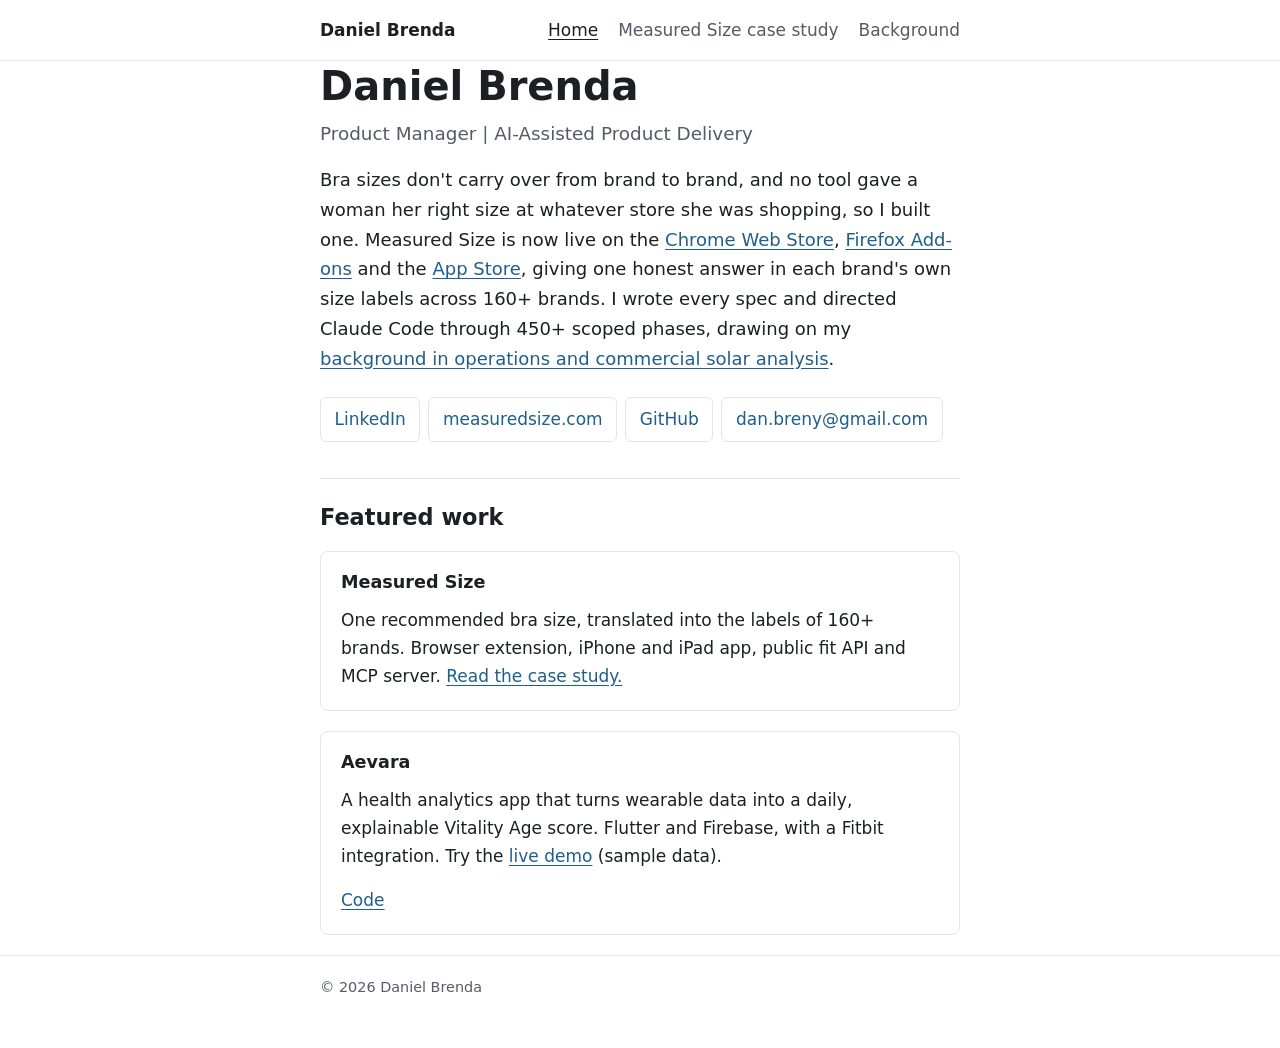
<file: index.html>
<!doctype html>
<html lang="en">
<head>
  <meta charset="utf-8">
  <meta name="viewport" content="width=device-width, initial-scale=1">
  <title>Daniel Brenda | Product Manager</title>
  <meta name="description" content="Daniel Brenda, product manager focused on AI-assisted product delivery. Case study: Measured Size.">
  <link rel="stylesheet" href="style.css">
</head>
<body>
  <a class="skip-link" href="#main">Skip to content</a>

  <header class="site-header">
    <div class="wrap">
      <a class="site-name" href="./">Daniel Brenda</a>
      <nav class="site-nav" aria-label="Main">
        <ul>
          <li><a href="./" aria-current="page">Home</a></li>
          <li><a href="measured-size.html">Measured Size case study</a></li>
          <li><a href="background.html">Background</a></li>
        </ul>
      </nav>
    </div>
  </header>

  <main id="main" class="wrap">
    <h1>Daniel Brenda</h1>
    <p class="headline">Product Manager | AI-Assisted Product Delivery</p>

    <p class="lede">Bra sizes don't carry over from brand to brand, and no tool gave a woman her right size at whatever store she was shopping, so I built one. Measured Size is now live on the <a href="https://chromewebstore.google.com/detail/phffgakipjdnplpmkibfgnondilcfkpa">Chrome Web Store</a>, <a href="https://addons.mozilla.org/en-US/firefox/addon/measured-size/">Firefox Add-ons</a> and the <a href="https://apps.apple.com/app/measured-size/id6821079398">App Store</a>, giving one honest answer in each brand's own size labels across 160+ brands. I wrote every spec and directed Claude Code through 450+ scoped phases, drawing on my <a href="background.html">background in operations and commercial solar analysis</a>.</p>

    <ul class="links" aria-label="Contact and profiles">
      <li><a href="https://www.linkedin.com/in/danielbrenda">LinkedIn</a></li>
      <li><a href="https://measuredsize.com">measuredsize.com</a></li>
      <li><a href="https://github.com/Dan-Brenda">GitHub</a></li>
      <li><a href="mailto:dan.breny@gmail.com">dan.breny@gmail.com</a></li>
    </ul>

    <h2>Featured work</h2>
    <a class="card" href="measured-size.html">
      <h3>Measured Size</h3>
      <p>One recommended bra size, translated into the labels of 160+ brands. Browser extension, iPhone and iPad app, public fit API and MCP server. <span class="card-link">Read the case study.</span></p>
    </a>
    <div class="card">
      <h3>Aevara</h3>
      <p>A health analytics app that turns wearable data into a daily, explainable Vitality Age score. Flutter and Firebase, with a Fitbit integration. Try the <a href="https://aevara-demo.web.app">live demo</a> (sample data).</p>
      <p><a href="https://github.com/Dan-Brenda/aevara">Code</a></p>
    </div>
  </main>

  <footer class="site-footer">
    <div class="wrap">
      <p>&copy; 2026 Daniel Brenda</p>
    </div>
  </footer>
</body>
</html>
</file>
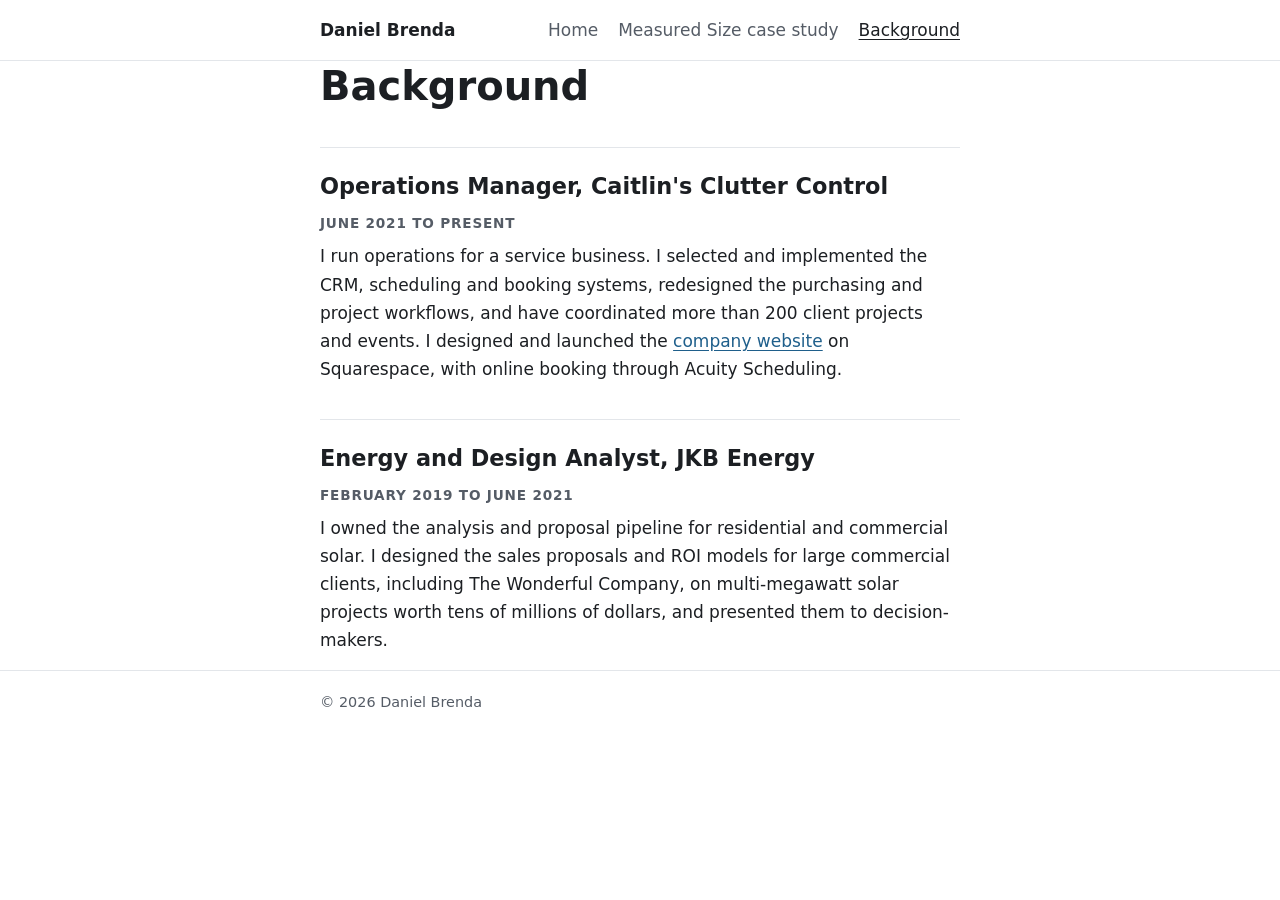
<file: background.html>
<!doctype html>
<html lang="en">
<head>
  <meta charset="utf-8">
  <meta name="viewport" content="width=device-width, initial-scale=1">
  <title>Background | Daniel Brenda</title>
  <meta name="description" content="Daniel Brenda's background in operations management and commercial solar analysis.">
  <link rel="stylesheet" href="style.css">
</head>
<body>
  <a class="skip-link" href="#main">Skip to content</a>

  <header class="site-header">
    <div class="wrap">
      <a class="site-name" href="./">Daniel Brenda</a>
      <nav class="site-nav" aria-label="Main">
        <ul>
          <li><a href="./">Home</a></li>
          <li><a href="measured-size.html">Measured Size case study</a></li>
          <li><a href="background.html" aria-current="page">Background</a></li>
        </ul>
      </nav>
    </div>
  </header>

  <main id="main" class="wrap">
    <h1>Background</h1>

    <h2>Operations Manager, Caitlin's Clutter Control</h2>
    <p class="eyebrow">June 2021 to present</p>
    <p>I run operations for a service business. I selected and implemented the CRM, scheduling and booking systems, redesigned the purchasing and project workflows, and have coordinated more than 200 client projects and events. I designed and launched the <a href="https://caitlinscluttercontrol.com" target="_blank" rel="noopener noreferrer">company website</a> on Squarespace, with online booking through Acuity Scheduling.</p>

    <h2>Energy and Design Analyst, JKB Energy</h2>
    <p class="eyebrow">February 2019 to June 2021</p>
    <p>I owned the analysis and proposal pipeline for residential and commercial solar. I designed the sales proposals and ROI models for large commercial clients, including The Wonderful Company, on multi-megawatt solar projects worth tens of millions of dollars, and presented them to decision-makers.</p>
  </main>

  <footer class="site-footer">
    <div class="wrap">
      <p>&copy; 2026 Daniel Brenda</p>
    </div>
  </footer>
</body>
</html>
</file>
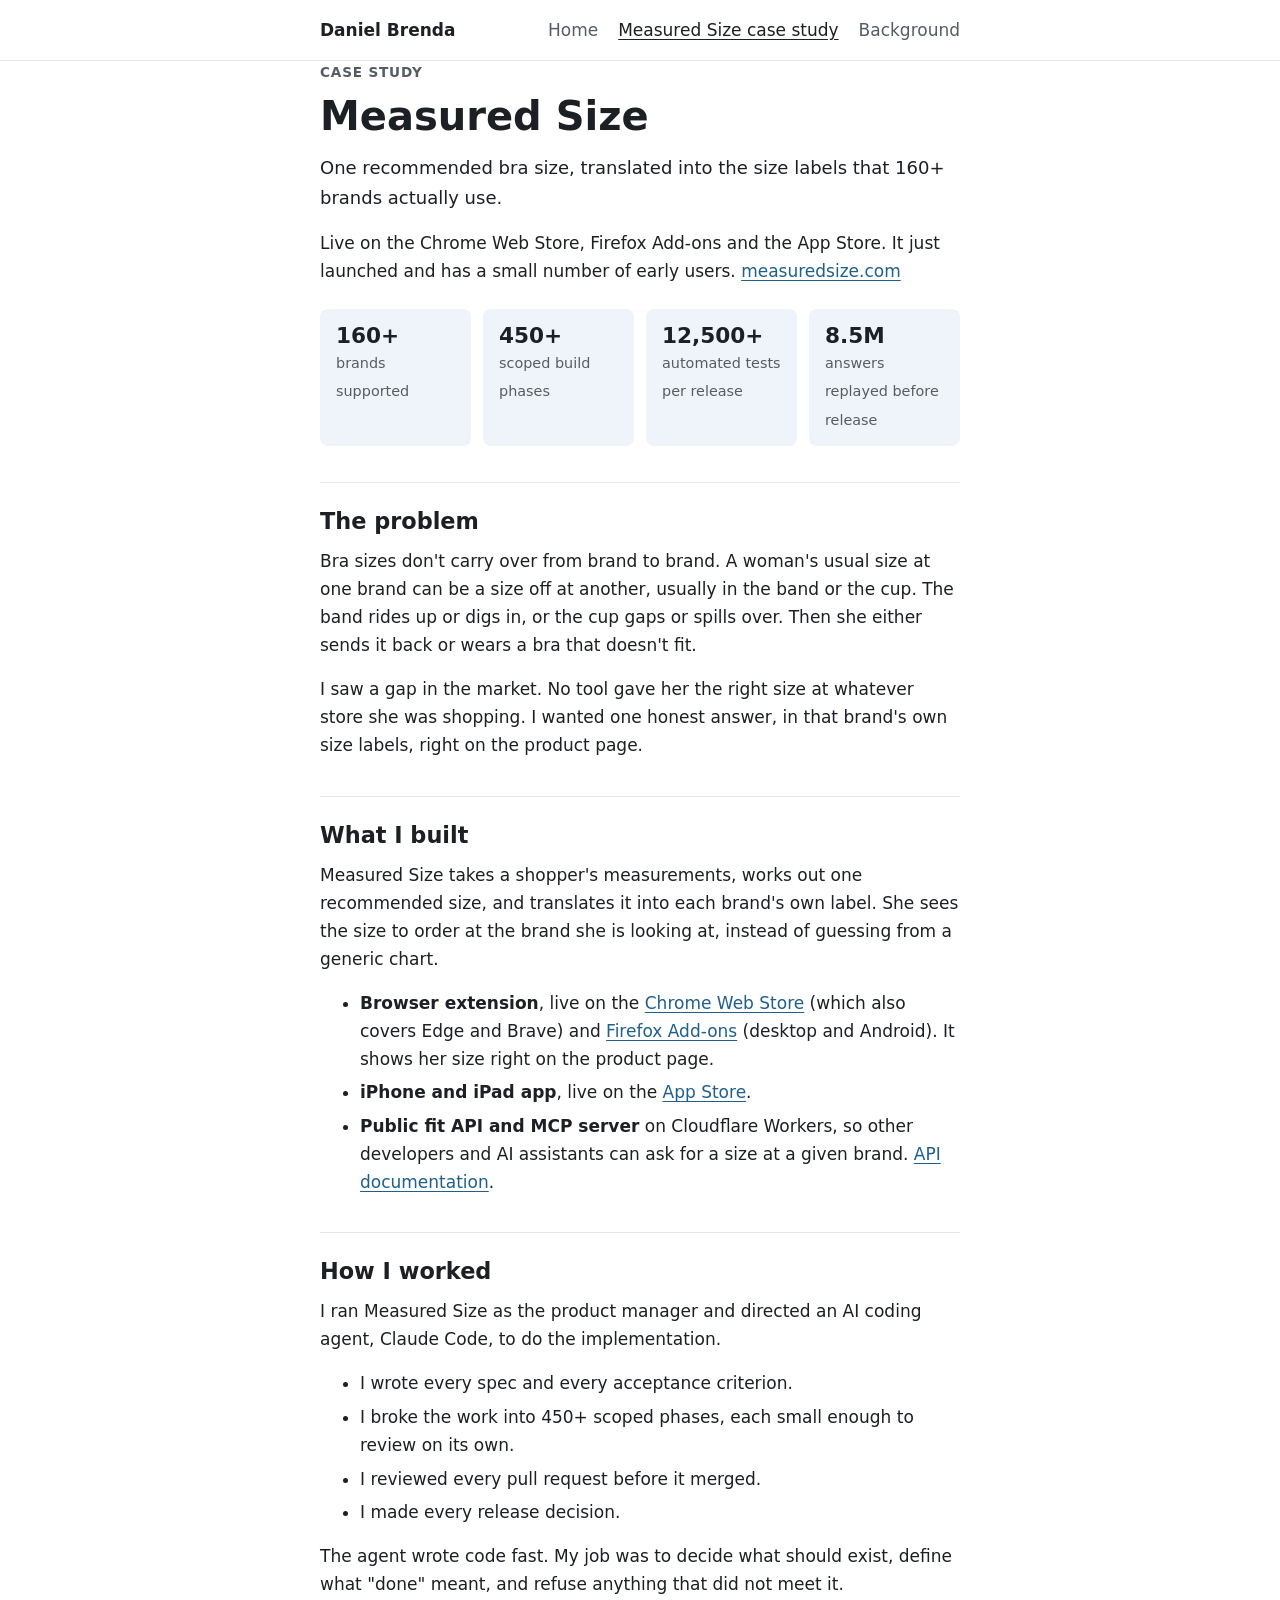
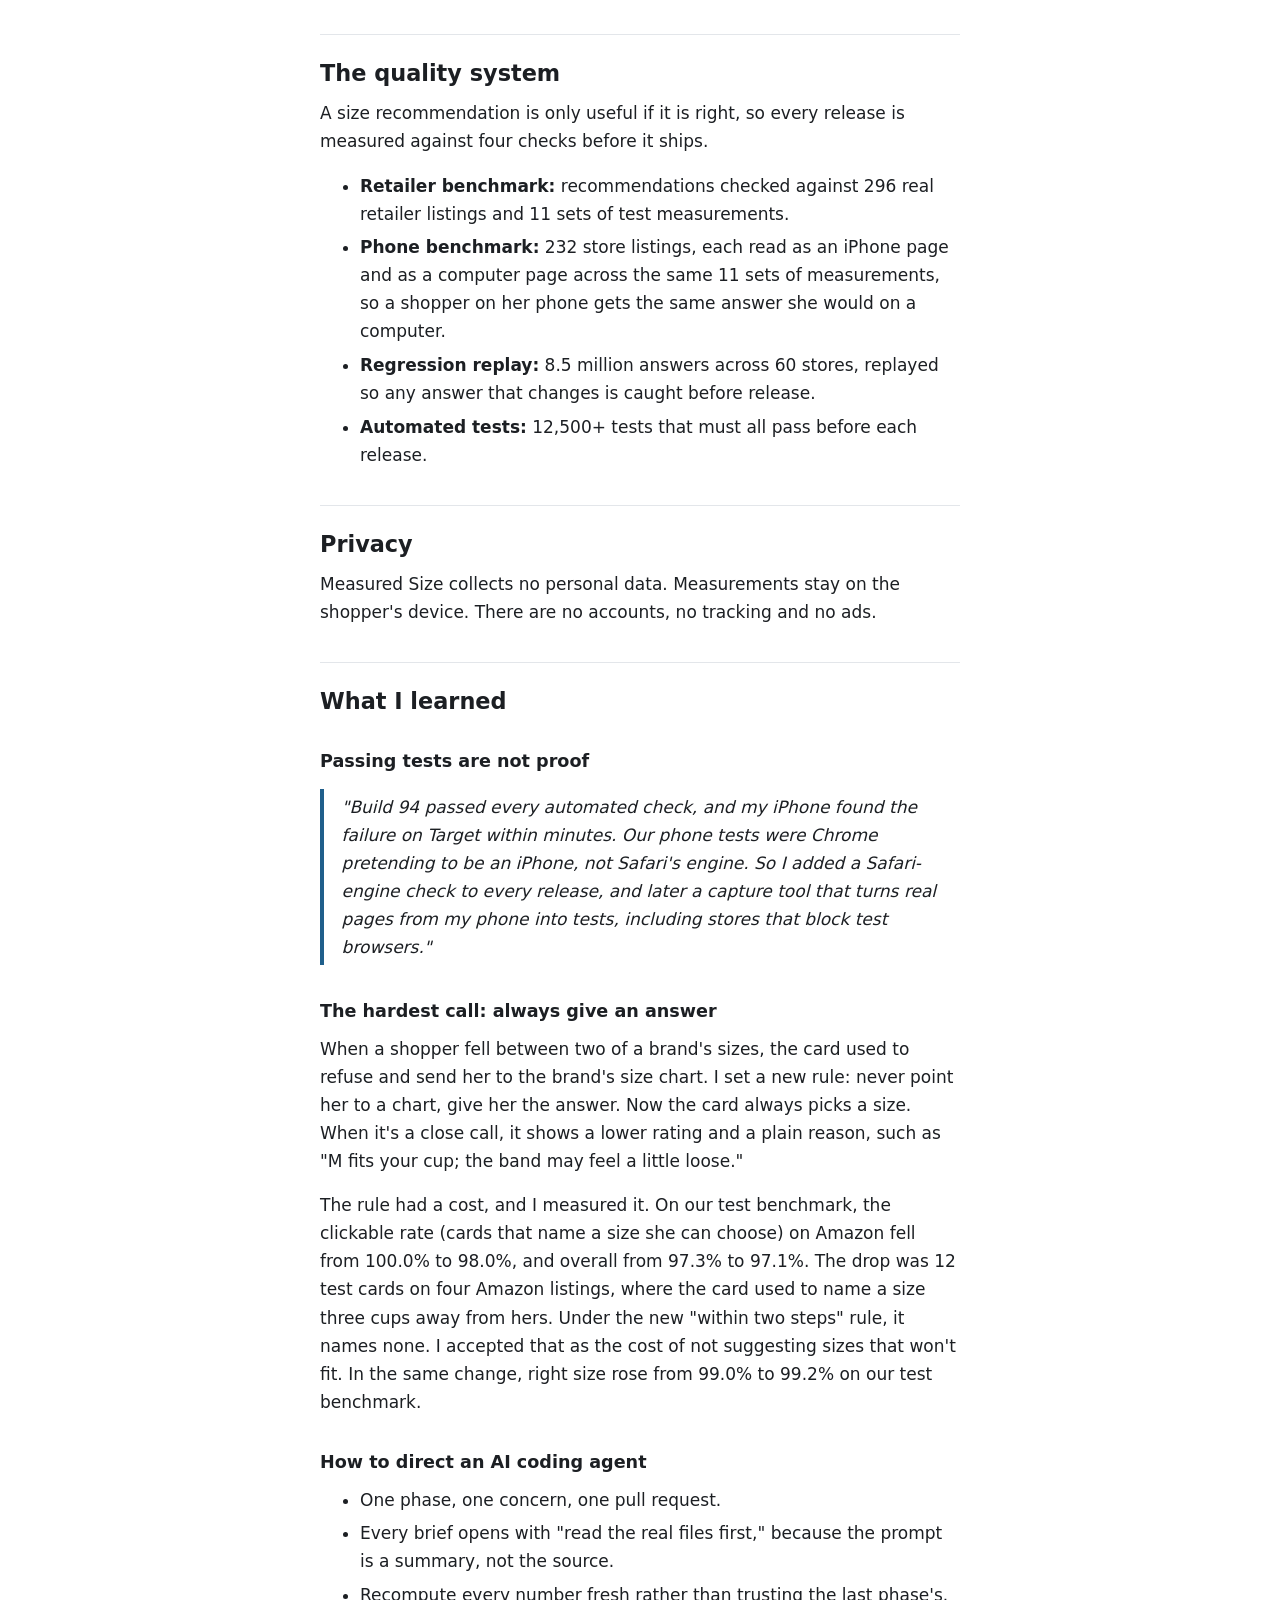
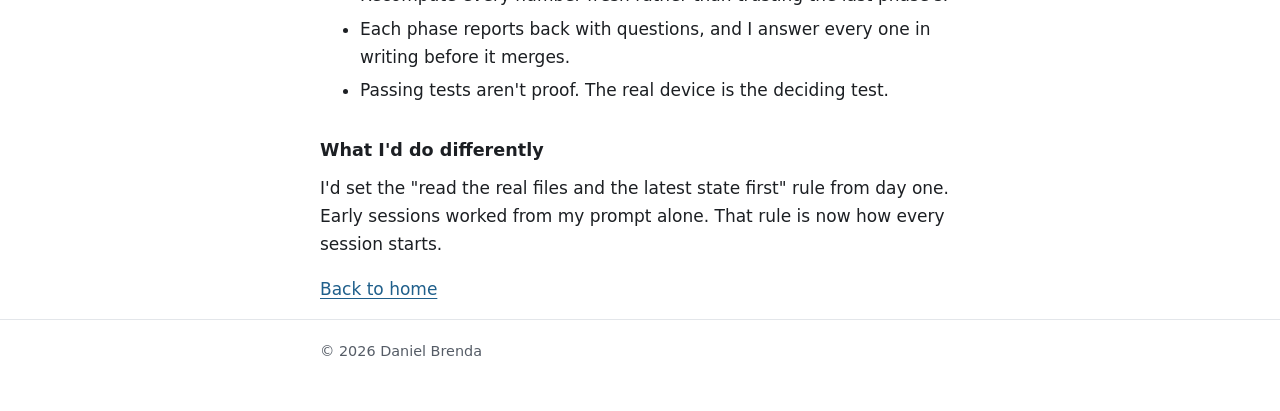
<file: measured-size.html>
<!doctype html>
<html lang="en">
<head>
  <meta charset="utf-8">
  <meta name="viewport" content="width=device-width, initial-scale=1">
  <title>Measured Size case study | Daniel Brenda</title>
  <meta name="description" content="How Daniel Brenda specified, directed and shipped Measured Size: one bra size translated into 160+ brands' own labels.">
  <link rel="stylesheet" href="style.css">
</head>
<body>
  <a class="skip-link" href="#main">Skip to content</a>

  <header class="site-header">
    <div class="wrap">
      <a class="site-name" href="./">Daniel Brenda</a>
      <nav class="site-nav" aria-label="Main">
        <ul>
          <li><a href="./">Home</a></li>
          <li><a href="measured-size.html" aria-current="page">Measured Size case study</a></li>
          <li><a href="background.html">Background</a></li>
        </ul>
      </nav>
    </div>
  </header>

  <main id="main" class="wrap">
    <p class="eyebrow">Case study</p>
    <h1>Measured Size</h1>
    <p class="lede">One recommended bra size, translated into the size labels that 160+ brands actually use.</p>
    <p>Live on the Chrome Web Store, Firefox Add-ons and the App Store. It just launched and has a small number of early users. <a href="https://measuredsize.com">measuredsize.com</a></p>

    <ul class="facts" aria-label="Key numbers">
      <li><strong>160+</strong> <span>brands supported</span></li>
      <li><strong>450+</strong> <span>scoped build phases</span></li>
      <li><strong>12,500+</strong> <span>automated tests per release</span></li>
      <li><strong>8.5M</strong> <span>answers replayed before release</span></li>
    </ul>

    <h2 id="problem">The problem</h2>
    <p>Bra sizes don't carry over from brand to brand. A woman's usual size at one brand can be a size off at another, usually in the band or the cup. The band rides up or digs in, or the cup gaps or spills over. Then she either sends it back or wears a bra that doesn't fit.</p>
    <p>I saw a gap in the market. No tool gave her the right size at whatever store she was shopping. I wanted one honest answer, in that brand's own size labels, right on the product page.</p>

    <h2 id="built">What I built</h2>
    <p>Measured Size takes a shopper's measurements, works out one recommended size, and translates it into each brand's own label. She sees the size to order at the brand she is looking at, instead of guessing from a generic chart.</p>
    <ul>
      <li><strong>Browser extension</strong>, live on the <a href="https://chromewebstore.google.com/detail/phffgakipjdnplpmkibfgnondilcfkpa">Chrome Web Store</a> (which also covers Edge and Brave) and <a href="https://addons.mozilla.org/en-US/firefox/addon/measured-size/">Firefox Add-ons</a> (desktop and Android). It shows her size right on the product page.</li>
      <li><strong>iPhone and iPad app</strong>, live on the <a href="https://apps.apple.com/app/measured-size/id6821079398">App Store</a>.</li>
      <li><strong>Public fit API and MCP server</strong> on Cloudflare Workers, so other developers and AI assistants can ask for a size at a given brand. <a href="https://measuredsize.com/how-it-works.html#api">API documentation</a>.</li>
    </ul>

    <h2 id="how">How I worked</h2>
    <p>I ran Measured Size as the product manager and directed an AI coding agent, Claude Code, to do the implementation.</p>
    <ul>
      <li>I wrote every spec and every acceptance criterion.</li>
      <li>I broke the work into 450+ scoped phases, each small enough to review on its own.</li>
      <li>I reviewed every pull request before it merged.</li>
      <li>I made every release decision.</li>
    </ul>
    <p>The agent wrote code fast. My job was to decide what should exist, define what "done" meant, and refuse anything that did not meet it.</p>

    <h2 id="quality">The quality system</h2>
    <p>A size recommendation is only useful if it is right, so every release is measured against four checks before it ships.</p>
    <ul>
      <li><strong>Retailer benchmark:</strong> recommendations checked against 296 real retailer listings and 11 sets of test measurements.</li>
      <li><strong>Phone benchmark:</strong> 232 store listings, each read as an iPhone page and as a computer page across the same 11 sets of measurements, so a shopper on her phone gets the same answer she would on a computer.</li>
      <li><strong>Regression replay:</strong> 8.5 million answers across 60 stores, replayed so any answer that changes is caught before release.</li>
      <li><strong>Automated tests:</strong> 12,500+ tests that must all pass before each release.</li>
    </ul>

    <h2 id="privacy">Privacy</h2>
    <p>Measured Size collects no personal data. Measurements stay on the shopper's device. There are no accounts, no tracking and no ads.</p>

    <h2 id="learned">What I learned</h2>

    <h3>Passing tests are not proof</h3>
    <blockquote>
      <p>"Build 94 passed every automated check, and my iPhone found the failure on Target within minutes. Our phone tests were Chrome pretending to be an iPhone, not Safari's engine. So I added a Safari-engine check to every release, and later a capture tool that turns real pages from my phone into tests, including stores that block test browsers."</p>
    </blockquote>

    <h3>The hardest call: always give an answer</h3>
    <p>When a shopper fell between two of a brand's sizes, the card used to refuse and send her to the brand's size chart. I set a new rule: never point her to a chart, give her the answer. Now the card always picks a size. When it's a close call, it shows a lower rating and a plain reason, such as "M fits your cup; the band may feel a little loose."</p>
    <p>The rule had a cost, and I measured it. On our test benchmark, the clickable rate (cards that name a size she can choose) on Amazon fell from 100.0% to 98.0%, and overall from 97.3% to 97.1%. The drop was 12 test cards on four Amazon listings, where the card used to name a size three cups away from hers. Under the new "within two steps" rule, it names none. I accepted that as the cost of not suggesting sizes that won't fit. In the same change, right size rose from 99.0% to 99.2% on our test benchmark.</p>

    <h3>How to direct an AI coding agent</h3>
    <ul>
      <li>One phase, one concern, one pull request.</li>
      <li>Every brief opens with "read the real files first," because the prompt is a summary, not the source.</li>
      <li>Recompute every number fresh rather than trusting the last phase's.</li>
      <li>Each phase reports back with questions, and I answer every one in writing before it merges.</li>
      <li>Passing tests aren't proof. The real device is the deciding test.</li>
    </ul>

    <h3>What I'd do differently</h3>
    <p>I'd set the "read the real files and the latest state first" rule from day one. Early sessions worked from my prompt alone. That rule is now how every session starts.</p>

    <p><a href="./">Back to home</a></p>
  </main>

  <footer class="site-footer">
    <div class="wrap">
      <p>&copy; 2026 Daniel Brenda</p>
    </div>
  </footer>
</body>
</html>
</file>
<file: style.css>
:root {
  --bg: #ffffff;
  --text: #1c1f23;
  --muted: #555c66;
  --line: #e3e6ea;
  --accent: #1f5f8b;
  --accent-soft: #eef4f9;
  --todo-bg: #fff6d6;
  --todo-line: #e0b400;
  --measure: 42rem;
}

@media (prefers-color-scheme: dark) {
  :root {
    --bg: #15181c;
    --text: #e8eaed;
    --muted: #a3aab4;
    --line: #2c3239;
    --accent: #7db8e3;
    --accent-soft: #1d2731;
    --todo-bg: #3a3315;
    --todo-line: #b8960c;
  }
}

*,
*::before,
*::after {
  box-sizing: border-box;
}

html {
  -webkit-text-size-adjust: 100%;
}

body {
  margin: 0;
  background: var(--bg);
  color: var(--text);
  font-family: system-ui, -apple-system, "Segoe UI", Roboto, "Helvetica Neue", Arial, sans-serif;
  font-size: 1.0625rem;
  line-height: 1.65;
}

a {
  color: var(--accent);
  text-underline-offset: 0.15em;
}

a:hover {
  text-decoration-thickness: 2px;
}

:focus-visible {
  outline: 3px solid var(--accent);
  outline-offset: 2px;
  border-radius: 2px;
}

.skip-link {
  position: absolute;
  left: 1rem;
  top: -3rem;
  padding: 0.5rem 0.75rem;
  background: var(--accent);
  color: var(--bg);
  z-index: 10;
}

.skip-link:focus {
  top: 1rem;
}

.wrap {
  max-width: var(--measure);
  margin: 0 auto;
  padding: 0 1rem;
}

/* Header and navigation */
.site-header {
  border-bottom: 1px solid var(--line);
}

.site-header .wrap {
  display: flex;
  flex-wrap: wrap;
  align-items: center;
  justify-content: space-between;
  gap: 0.5rem 1.5rem;
  padding-top: 1rem;
  padding-bottom: 1rem;
}

.site-name {
  font-weight: 700;
  color: var(--text);
  text-decoration: none;
}

.site-nav ul {
  display: flex;
  flex-wrap: wrap;
  gap: 0.25rem 1.25rem;
  margin: 0;
  padding: 0;
  list-style: none;
}

.site-nav li + li {
  margin-top: 0;
}

.site-nav a {
  color: var(--muted);
  text-decoration: none;
}

.site-nav a:hover,
.site-nav a[aria-current="page"] {
  color: var(--text);
  text-decoration: underline;
}

/* Main content */
main {
  padding: 2.5rem 0 3rem;
}

h1,
h2,
h3 {
  line-height: 1.25;
  margin: 2.25rem 0 0.75rem;
}

h1 {
  font-size: clamp(1.9rem, 6vw, 2.5rem);
  margin-top: 0;
}

h2 {
  font-size: 1.4rem;
  padding-top: 1.5rem;
  border-top: 1px solid var(--line);
}

h3 {
  font-size: 1.1rem;
}

p,
ul {
  margin: 0 0 1rem;
}

li + li {
  margin-top: 0.35rem;
}

.headline {
  font-size: 1.15rem;
  color: var(--muted);
  margin-top: -0.25rem;
}

.lede {
  font-size: 1.125rem;
}

.eyebrow {
  margin: 0 0 0.5rem;
  font-size: 0.85rem;
  font-weight: 600;
  letter-spacing: 0.06em;
  text-transform: uppercase;
  color: var(--muted);
}

/* Contact links */
.links {
  display: flex;
  flex-wrap: wrap;
  gap: 0.5rem;
  margin: 1.5rem 0 0;
  padding: 0;
  list-style: none;
}

.links li + li {
  margin-top: 0;
}

.links a {
  display: inline-block;
  padding: 0.45rem 0.85rem;
  border: 1px solid var(--line);
  border-radius: 6px;
  text-decoration: none;
}

.links a:hover {
  background: var(--accent-soft);
  border-color: var(--accent);
}

/* Cards */
.card {
  display: block;
  margin: 1.25rem 0;
  padding: 1.25rem 1.25rem 0.25rem;
  border: 1px solid var(--line);
  border-radius: 8px;
}

.card h3 {
  margin-top: 0;
}

a.card {
  color: inherit;
  text-decoration: none;
}

a.card:hover {
  background: var(--accent-soft);
  border-color: var(--accent);
}

.card-link {
  color: var(--accent);
  text-decoration: underline;
}

/* Key facts list */
.facts {
  display: grid;
  grid-template-columns: repeat(auto-fit, minmax(9rem, 1fr));
  gap: 0.75rem;
  margin: 1.5rem 0;
  padding: 0;
  list-style: none;
}

.facts li {
  margin: 0;
  padding: 0.85rem 1rem;
  background: var(--accent-soft);
  border-radius: 8px;
}

.facts strong {
  display: block;
  font-size: 1.35rem;
  line-height: 1.2;
}

.facts span {
  font-size: 0.9rem;
  color: var(--muted);
}

blockquote {
  margin: 1rem 0 1.25rem;
  padding: 0.25rem 0 0.25rem 1.1rem;
  border-left: 4px solid var(--accent);
  color: var(--text);
  font-style: italic;
}

blockquote p {
  margin: 0;
}

/* Draft markers: remove before publishing */
.todo {
  margin: 1rem 0;
  padding: 0.75rem 1rem;
  background: var(--todo-bg);
  border-left: 4px solid var(--todo-line);
  font-size: 0.95rem;
}

/* Footer */
.site-footer {
  border-top: 1px solid var(--line);
  color: var(--muted);
  font-size: 0.9rem;
}

.site-footer .wrap {
  padding-top: 1.25rem;
  padding-bottom: 2rem;
}
</file>
